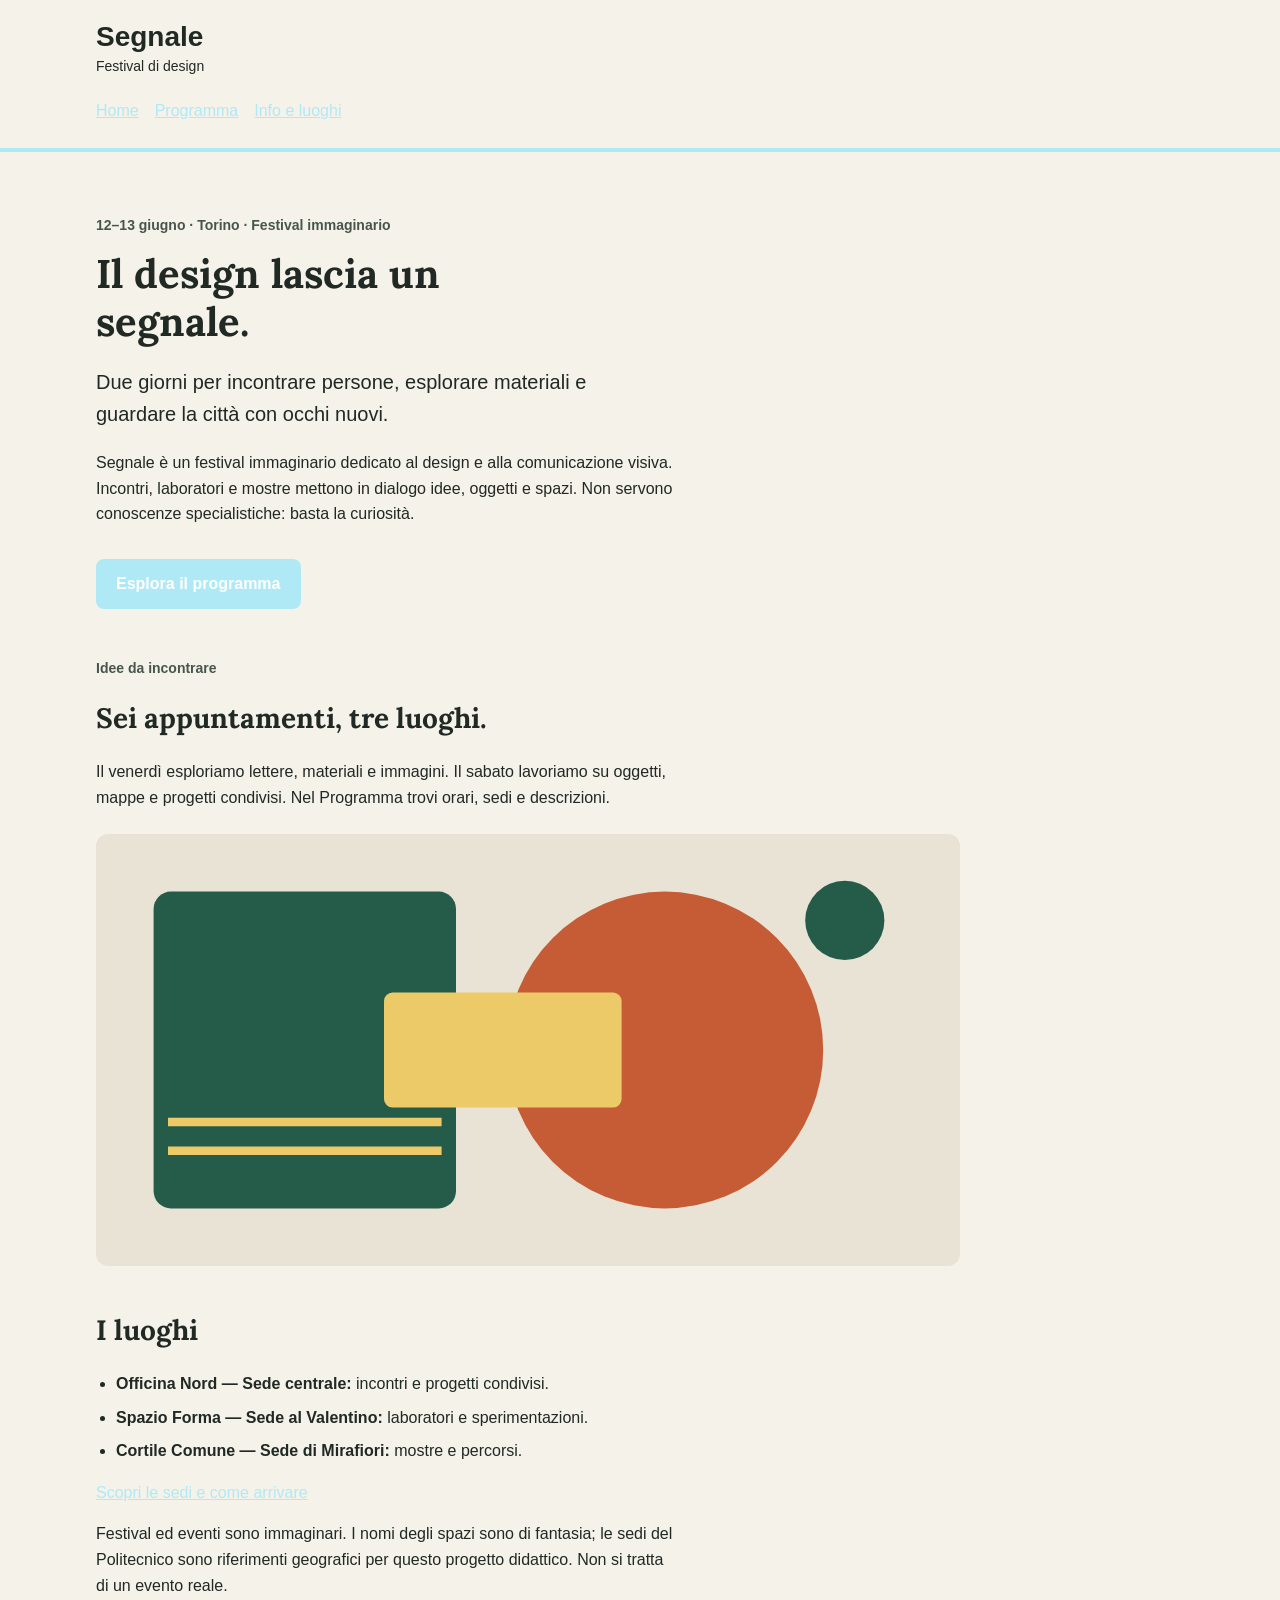
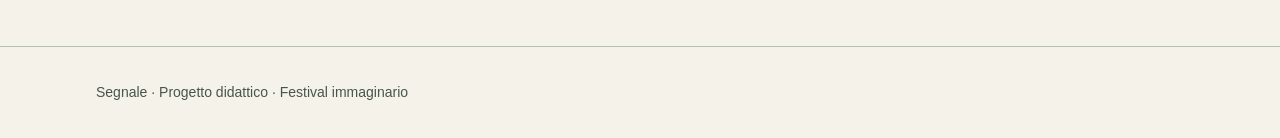
<file: index.html>
<!doctype html>
<html lang="it">
<head>
  <meta charset="utf-8">
  <meta name="viewport" content="width=device-width, initial-scale=1">
  <title>Segnale — Festival di design</title>
  <link rel="preconnect" href="https://fonts.googleapis.com">
<link rel="preconnect" href="https://fonts.gstatic.com" crossorigin>
<link href="https://fonts.googleapis.com/css2?family=Lora:wght@400;700&display=swap" rel="stylesheet">
<link href="https://fonts.googleapis.com/css2?family=Poppins:wght@300;400;500;600;700&display=swap" rel="stylesheet">
<link rel="stylesheet" href="style.css">
</head>
<body>
  <a class="skip-link" href="#contenuto">Vai al contenuto</a>
  <header class="site-header">
    <div class="container">
      <a class="brand" href="index.html">Segnale<span>Festival di design</span></a>
      <nav>
        <a href="index.html">Home</a>
        <a href="programma.html">Programma</a>
        <a href="info.html">Info e luoghi</a>
      </nav>
    </div>
  </header>

  <main id="contenuto" class="container">
    <section class="intro">
      <p class="eyebrow">12–13 giugno · Torino · Festival immaginario</p>
      <h1 id="titolo-home">Il design lascia un segnale.</h1>
      <p class="lead">Due giorni per incontrare persone, esplorare materiali e guardare la città con occhi nuovi.</p>
      <p class="reading-text">Segnale è un festival immaginario dedicato al design e alla comunicazione visiva. Incontri, laboratori e mostre mettono in dialogo idee, oggetti e spazi. Non servono conoscenze specialistiche: basta la curiosità.</p>
      <a class="button-link" href="programma.html">Esplora il programma</a>
    </section>

    <section class="content-section">
      <p class="eyebrow">Idee da incontrare</p>
      <h2 id="titolo-festival">Sei appuntamenti, tre luoghi.</h2>
      <p class="reading-text">Il venerdì esploriamo lettere, materiali e immagini. Il sabato lavoriamo su oggetti, mappe e progetti condivisi. Nel Programma trovi orari, sedi e descrizioni.</p>
      <img class="festival-image" src="assets/festival.svg" alt="Composizione geometrica di cerchi e rettangoli nei colori del festival" width="1200" height="600">
    </section>

    <section class="content-section">
      <h2 id="titolo-luoghi">I luoghi</h2>
      <ul class="venues">
        <li><strong>Officina Nord — Sede centrale:</strong> incontri e progetti condivisi.</li>
        <li><strong>Spazio Forma — Sede al Valentino:</strong> laboratori e sperimentazioni.</li>
        <li><strong>Cortile Comune — Sede di Mirafiori:</strong> mostre e percorsi.</li>
      </ul>
      <p><a href="info.html">Scopri le sedi e come arrivare</a></p>
      <p class="reading-text">Festival ed eventi sono immaginari. I nomi degli spazi sono di fantasia; le sedi del Politecnico sono riferimenti geografici per questo progetto didattico. Non si tratta di un evento reale.</p>
    </section>
  </main>

  <footer class="site-footer"><div class="container"><p>Segnale · Progetto didattico · Festival immaginario</p></div></footer>
</body>
</html>
</file>
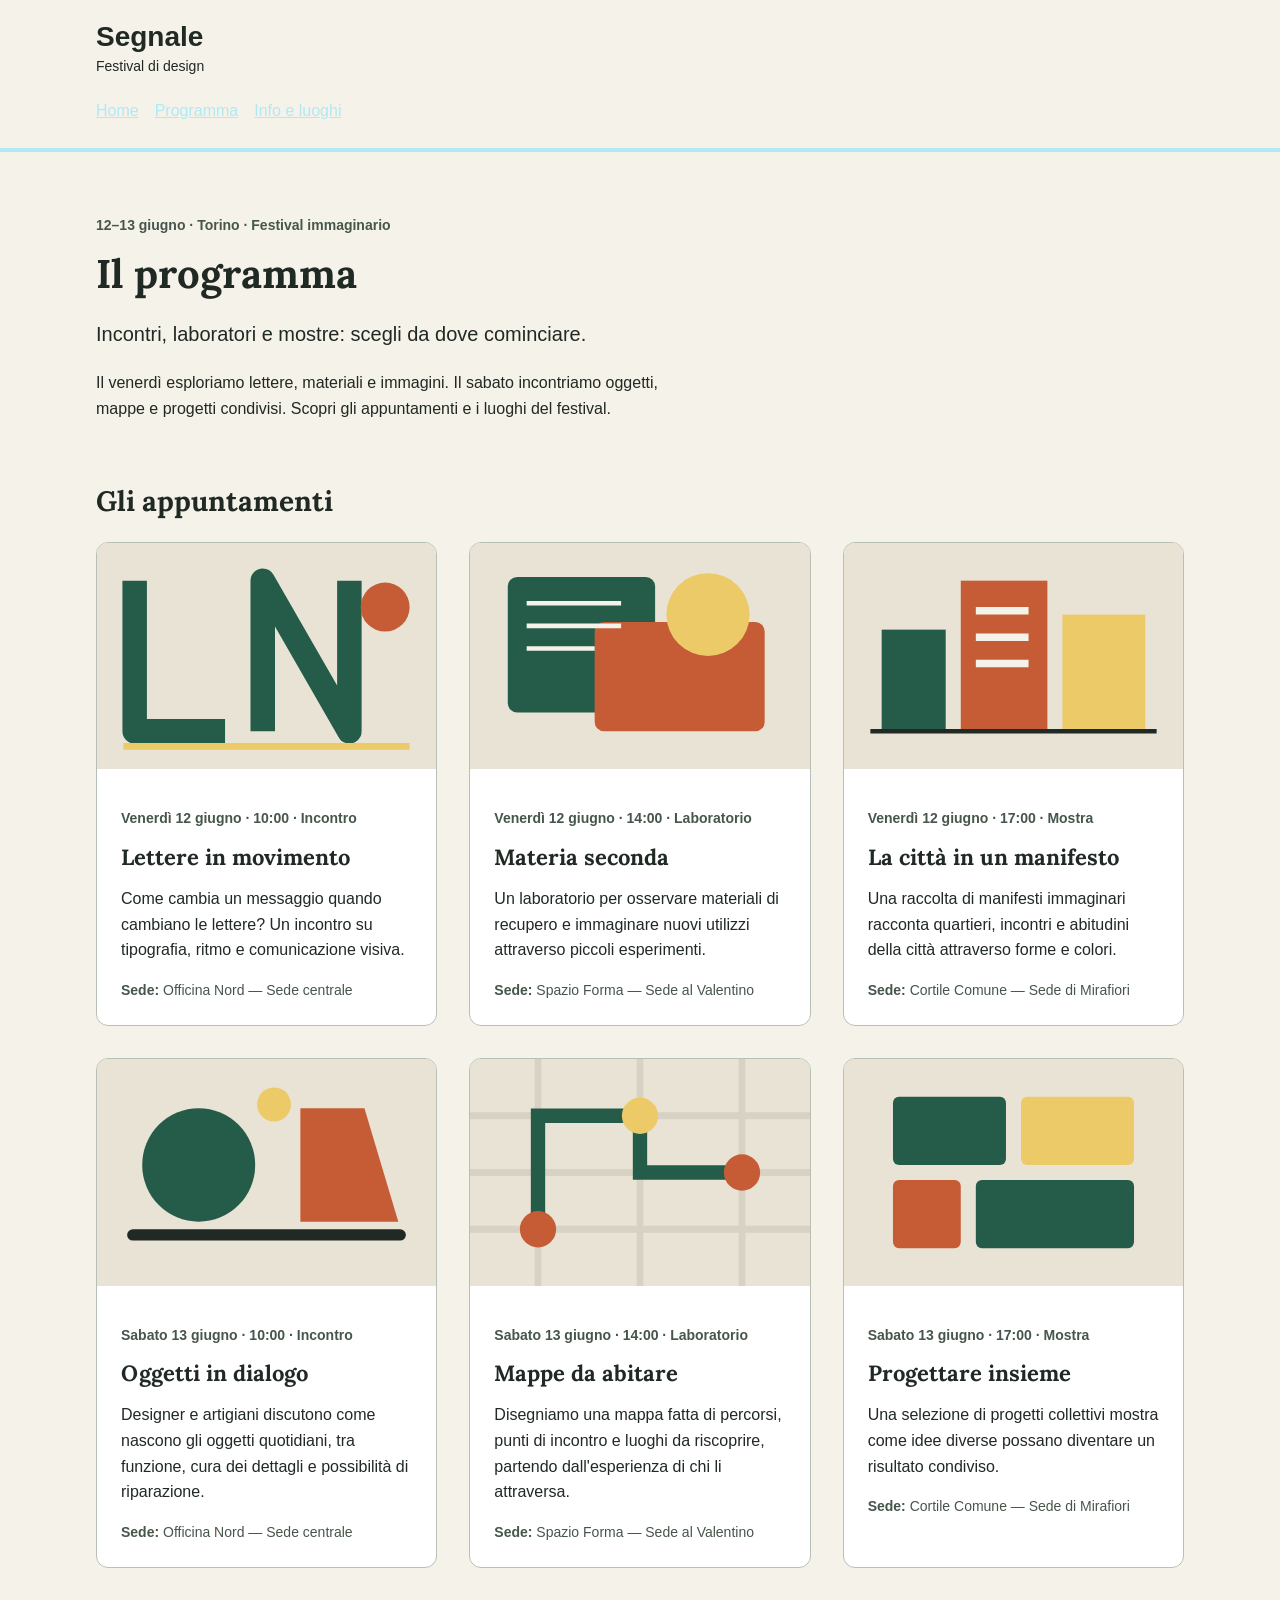
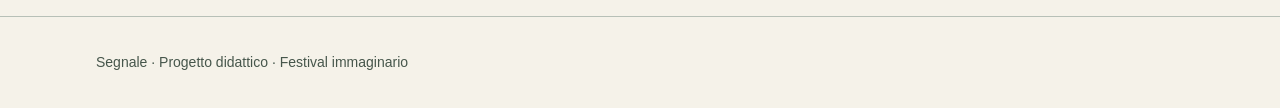
<file: programma.html>
<!doctype html>
<html lang="it">
<head>
  <meta charset="utf-8">
  <meta name="viewport" content="width=device-width, initial-scale=1">
  <title>Programma — Segnale</title>
  <link rel="preconnect" href="https://fonts.googleapis.com">
<link rel="preconnect" href="https://fonts.gstatic.com" crossorigin>
<link href="https://fonts.googleapis.com/css2?family=Lora:wght@400;700&display=swap" rel="stylesheet">
<link href="https://fonts.googleapis.com/css2?family=Poppins:wght@300;400;500;600;700&display=swap" rel="stylesheet">
<link rel="stylesheet" href="style.css">
</head>
<body>
  <a class="skip-link" href="#contenuto">Vai al contenuto</a>
  <header class="site-header">
    <div class="container">
      <a class="brand" href="index.html">Segnale<span>Festival di design</span></a>
      <nav>
        <a href="index.html">Home</a>
        <a href="programma.html">Programma</a>
        <a href="info.html">Info e luoghi</a>
      </nav>
    </div>
  </header>

  <main id="contenuto" class="container">
    <section class="intro">
      <p class="eyebrow">12–13 giugno · Torino · Festival immaginario</p>
      <h1 id="titolo-programma">Il programma</h1>
      <p class="lead">Incontri, laboratori e mostre: scegli da dove cominciare.</p>
      <p class="reading-text">Il venerdì esploriamo lettere, materiali e immagini. Il sabato incontriamo oggetti, mappe e progetti condivisi. Scopri gli appuntamenti e i luoghi del festival.</p>
    </section>

    <section class="content-section">
      <h2 id="titolo-eventi">Gli appuntamenti</h2>
      <div class="event-grid">
        <article class="event-card">
          <img src="assets/lettere-in-movimento.svg" alt="Lettere geometriche disposte su una griglia" width="900" height="600">
          <div class="event-body">
            <p class="event-meta">Venerdì 12 giugno · 10:00 · Incontro</p>
            <h3>Lettere in movimento</h3>
            <p>Come cambia un messaggio quando cambiano le lettere? Un incontro su tipografia, ritmo e comunicazione visiva.</p>
            <p class="event-place"><strong>Sede:</strong> Officina Nord — Sede centrale</p>
          </div>
        </article>
        <article class="event-card">
          <img src="assets/materia-seconda.svg" alt="Forme sovrapposte che richiamano campioni di materiali" width="900" height="600">
          <div class="event-body">
            <p class="event-meta">Venerdì 12 giugno · 14:00 · Laboratorio</p>
            <h3>Materia seconda</h3>
            <p>Un laboratorio per osservare materiali di recupero e immaginare nuovi utilizzi attraverso piccoli esperimenti.</p>
            <p class="event-place"><strong>Sede:</strong> Spazio Forma — Sede al Valentino</p>
          </div>
        </article>
        <article class="event-card">
          <img src="assets/citta-manifesto.svg" alt="Rettangoli colorati compongono una città astratta." width="900" height="600">
          <div class="event-body">
            <p class="event-meta">Venerdì 12 giugno · 17:00 · Mostra</p>
            <h3>La città in un manifesto</h3>
            <p>Una raccolta di manifesti immaginari racconta quartieri, incontri e abitudini della città attraverso forme e colori.</p>
            <p class="event-place"><strong>Sede:</strong> Cortile Comune — Sede di Mirafiori</p>
          </div>
        </article>
        <article class="event-card">
          <img src="assets/oggetti-dialogo.svg" alt="Due forme geometriche si fronteggiano sopra una linea comune." width="900" height="600">
          <div class="event-body">
            <p class="event-meta">Sabato 13 giugno · 10:00 · Incontro</p>
            <h3>Oggetti in dialogo</h3>
            <p>Designer e artigiani discutono come nascono gli oggetti quotidiani, tra funzione, cura dei dettagli e possibilità di riparazione.</p>
            <p class="event-place"><strong>Sede:</strong> Officina Nord — Sede centrale</p>
          </div>
        </article>
        <article class="event-card">
          <img src="assets/mappe-abitare.svg" alt="Un percorso collega tre punti su una mappa geometrica." width="900" height="600">
          <div class="event-body">
            <p class="event-meta">Sabato 13 giugno · 14:00 · Laboratorio</p>
            <h3>Mappe da abitare</h3>
            <p>Disegniamo una mappa fatta di percorsi, punti di incontro e luoghi da riscoprire, partendo dall'esperienza di chi li attraversa.</p>
            <p class="event-place"><strong>Sede:</strong> Spazio Forma — Sede al Valentino</p>
          </div>
        </article>
        <article class="event-card">
          <img src="assets/progettare-insieme.svg" alt="Moduli di colori diversi si incastrano in una composizione comune." width="900" height="600">
          <div class="event-body">
            <p class="event-meta">Sabato 13 giugno · 17:00 · Mostra</p>
            <h3>Progettare insieme</h3>
            <p>Una selezione di progetti collettivi mostra come idee diverse possano diventare un risultato condiviso.</p>
            <p class="event-place"><strong>Sede:</strong> Cortile Comune — Sede di Mirafiori</p>
          </div>
        </article>
      </div>
    </section>
  </main>

  <footer class="site-footer"><div class="container"><p>Segnale · Progetto didattico · Festival immaginario</p></div></footer>
</body>
</html>
</file>
<file: style.css>
/* Segnale: esempio completo della consegna su Home e Programma. */

/* Valori condivisi: le regole interessate li richiamano con var(). */
:root {
  --colore-primario: #AFE9F6;
  --colore-primario-scuro: #008DAC;
  --colore-sfondo: #f5f2e9;
  --colore-testo: #202923;
  --font-testo: Arial, Poppins, sans-serif;
  --font-titoli: "Lora", "Times New Roman", serif;
}

* {
  box-sizing: border-box;
}

body {
  margin: 0;
  background: var(--colore-sfondo);
  color: var(--colore-testo);
  font-family: var(--font-testo);
  font-size: 1rem;
  line-height: 1.6;
}

a {
  color: var(--colore-primario);
}

a:hover {
  text-decoration: underline;
}

a:focus {
  outline: 3px solid var(--colore-testo);
}

.container {
  width: 92%;
  max-width: 68rem;
  margin: 0 auto;
}

.site-header {
  position: sticky;
  top: 0;
  z-index: 1000;
  padding: 1.25rem 0;
  border-bottom: 4px solid var(--colore-primario);
  background: var(--colore-sfondo);
}

.brand {
  display: inline-block;
  color: var(--colore-testo);
  font-size: 1.75rem;
  font-weight: bold;
  line-height: 1.2;
  text-decoration: none;
}

.brand span {
  display: block;
  margin-top: 0.25rem;
  font-size: 0.875rem;
  font-weight: normal;
}

nav {
  display: flex;
  flex-direction: column;
  align-items: flex-start;
  gap: 0.5rem;
  margin-top: 1rem;
}

nav a {
  display: block;
  padding: 0.25rem 0;
}

@media (min-width: 600px) {
  nav {
    flex-direction: row;
    flex-wrap: wrap;
    column-gap: 1rem;
    row-gap: 0.5rem;
  }
}

.intro {
  padding: 3rem 0 1rem;
}

.eyebrow,
.event-meta {
  color: #46564b;
  font-size: 0.875rem;
  font-weight: bold;
}

h1,
h2,
h3 {
  font-family: var(--font-titoli);
  line-height: 1.2;
}

h1 {
  max-width: 18ch;
  margin: 0.75rem 0 1.25rem;
  font-size: 2.5rem;
}

h2 {
  font-size: 1.75rem;
}

h3 {
  margin: 0.5rem 0 0.75rem;
  font-size: 1.375rem;
}

.lead {
  max-width: 48ch;
  font-size: 1.25rem;
}

.reading-text {
  max-width: 65ch;
}

.button-link {
  display: inline-block;
  margin-top: 1rem;
  padding: 0.75rem 1.25rem;
  border-radius: 0.5rem;
  background: var(--colore-primario);
  color: #ffffff;
  font-weight: bold;
  text-decoration: none;
}

.button-link:hover {
  background: var(--colore-primario-scuro);
}

.content-section {
  margin: 2rem 0 3rem;
}

.festival-image {
  display: block;
  width: 100%;
  max-width: 54rem;
  height: auto;
  margin-top: 1.5rem;
  border-radius: 0.75rem;
}

.venues {
  padding-left: 1.25rem;
}

.venues li {
  margin-bottom: 0.5rem;
}

/* Disposizione di base: una colonna. */
.event-grid {
  display: grid;
  grid-template-columns: 1fr;
  gap: 2rem;
}

.event-card {
  overflow: hidden;
  border: 1px solid #b7c0b7;
  border-radius: 0.75rem;
  background: #ffffff;
}

.event-card img {
  display: block;
  width: 100%;
  height: auto;
}

.event-body {
  padding: 1.5rem;
}

.event-place {
  margin-bottom: 0;
  color: #46564b;
  font-size: 0.875rem;
}

.site-footer {
  padding: 1.25rem 0;
  border-top: 1px solid #b7c0b7;
  color: #46564b;
  font-size: 0.875rem;
}

.skip-link {
  position: absolute;
  top: -6rem;
  left: 1rem;
  padding: 0.75rem 1rem;
  background: #ffffff;
  color: var(--colore-testo);
}

.skip-link:focus {
  top: 1rem;
}

/* Da 600 px: due colonne. */
@media (min-width: 600px) {
  .event-grid {
    grid-template-columns: repeat(2, 1fr);
  }
}

/* Da 1024 px: tre colonne. Questa regola segue quella da 600 px. */
@media (min-width: 1024px) {
  .event-grid {
    grid-template-columns: repeat(3, 1fr);
  }
}

/* Info e luoghi: componenti aggiunti al sito esistente. */
button {
  padding: 0.65rem 0.5rem;
  border: 2px solid var(--colore-primario);
  border-radius: 0.5rem;
  background: var(--colore-primario);
  color: #ffffff;
  font-family: var(--font-testo);
  font-size: 1rem;
  font-weight: bold;
  cursor: pointer;
}

button:hover {
  background: var(--colore-primario-scuro);
}

button:focus {
  outline: 3px solid var(--colore-testo);
}

.venue-gallery {
  max-width: 54rem;
}

.venue-swiper {
  width: 100%;
}

.venue-slide {
  margin: 0;
  overflow: hidden;
  border: 1px solid #b7c0b7;
  border-radius: 0.75rem;
  background: #ffffff;
}

.venue-slide img {
  display: block;
  width: 100%;
  height: auto;
}

.venue-slide figcaption {
  padding: 1.25rem;
}

.gallery-controls {
  display: grid;
  grid-template-columns: repeat(2, 1fr);
  gap: 0.75rem;
  margin-top: 1rem;
}

.gallery-count {
  margin: 0.75rem 0 0;
  text-align: center;
}

@media (max-width: 319px) {
  .gallery-label {
    font-size: 0;
  }
}

.map-container {
  margin: 1.5rem 0;
  overflow: hidden;
  border: 1px solid #b7c0b7;
  border-radius: 0.75rem;
  background: #ffffff;
}

.map-container iframe {
  display: block;
  width: 100%;
  height: 28rem;
  border: 0;
}

.venue-addresses {
  display: grid;
  grid-template-columns: 1fr;
  gap: 1.5rem;
}

.venue-address {
  padding: 1.25rem;
  border: 1px solid #b7c0b7;
  border-radius: 0.75rem;
}

.teaching-note {
  margin-top: 2rem;
}

@media (min-width: 768px) {
  .venue-addresses {
    grid-template-columns: repeat(3, 1fr);
  }
}
</file>
